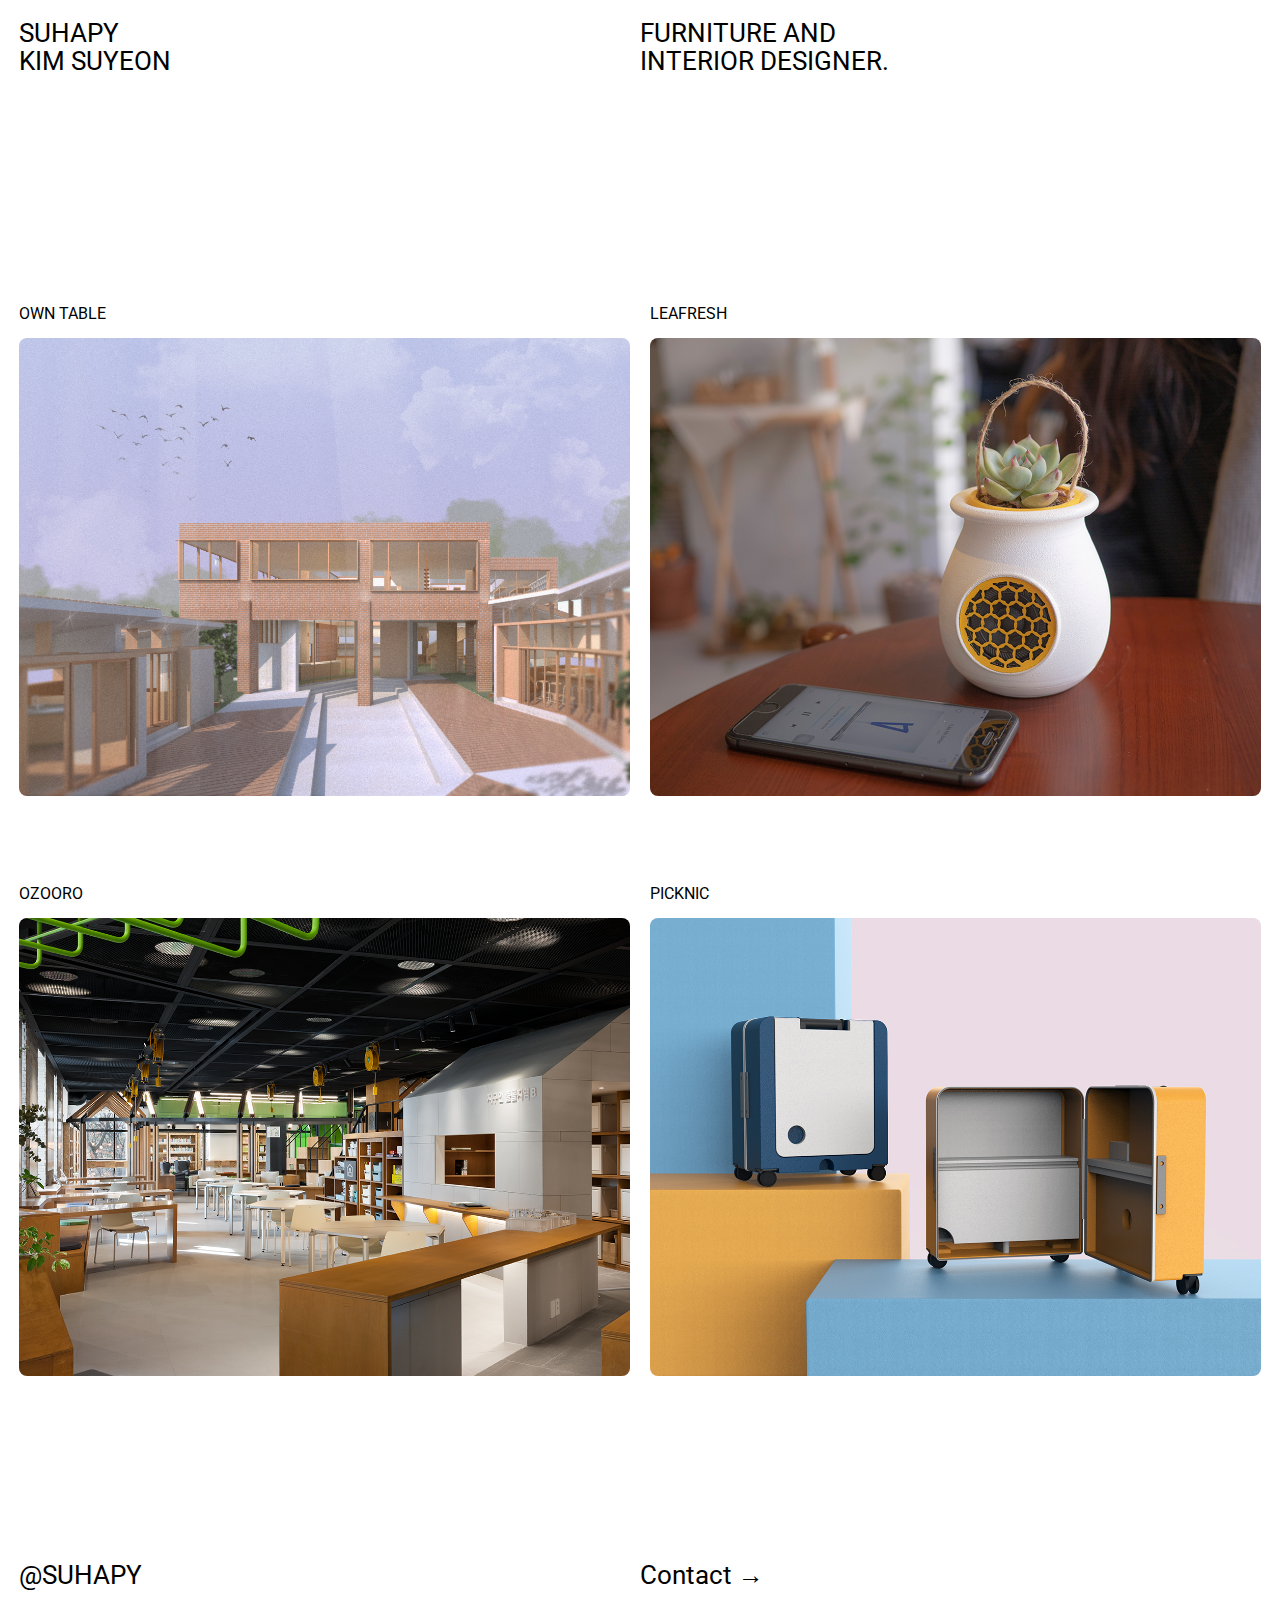
<file: portfolio/index.html>
<!DOCTYPE html>
<html lang="en">
  <head>
    <meta charset="UTF-8" />
    <meta name="viewport" content="width=device-width, initial-scale=1.0" />
    <title>suhapykimsu</title>
    <!--css-->
    <link rel="stylesheet" href="reset.css" />
    <link rel="stylesheet" href="style.css" />
    <!--googleFonts Roboto-->
    <link rel="preconnect" href="https://fonts.gstatic.com" />
    <link
      href="https://fonts.googleapis.com/css2?family=Roboto&display=swap"
      rel="stylesheet"
    />
  </head>
  <body>
    <header>
      <div class="mainName">
        <h1><a href="#">SUHAPY</a></h1>
        <h1><a href="#">KIM SUYEON</a></h1>
      </div>
      <div class="subName">
        <h1>FURNITURE AND</h1>
        <h1>INTERIOR DESIGNER.</h1>
      </div>
    </header>
    <br />
    <br />
    <br />
    <br />
    <br />
    <br />
    <br />
    <br />
    <br />
    <br />
    <br />
    <br />
    <main>
      <div class="mainContents">
        <div class="content">
          <p class="title">OWN TABLE</p>
          <br />
          <div class="img">
            <a href="projectown.html"
              ><img src="img/mainOwntable.png" alt=""
            /></a>
          </div>
          <br />
          <br />
          <br />
        </div>
        <div class="content">
          <p class="title">LEAFRESH</p>
          <br />
          <div class="img">
            <a href="projectleaf.html"
              ><img src="img/mainLeafresh.png" alt=""
            /></a>
          </div>
          <br />
          <br />
          <br />
        </div>
      </div>
      <div class="mainContents">
        <div class="content">
          <p class="title">OZOORO</p>
          <br />
          <div class="img">
            <a href="#"><img src="img/mainOzooro.png" alt="" /></a>
          </div>
          <br />
          <br />
          <br />
        </div>
        <div class="content">
          <p class="title">PICKNIC</p>
          <br />
          <div class="img">
            <a href="#"><img src="img/mainPicknic.jpg" alt="" /></a>
          </div>
          <br />
          <br />
          <br />
        </div>
      </div>
    </main>
    <br />
    <br />
    <br />
    <br />
    <br />
    <br />
    <footer>
      <div class="mainFooter">
        <h1><a href="https://www.instagram.com/suhapy/">@SUHAPY</a></h1>
      </div>
      <div class="subFooter">
        <h1><a href="contact.html">Contact →</a></h1>
      </div>
    </footer>
    <br />
    <br />
    <br />
  </body>
</html>
</file>
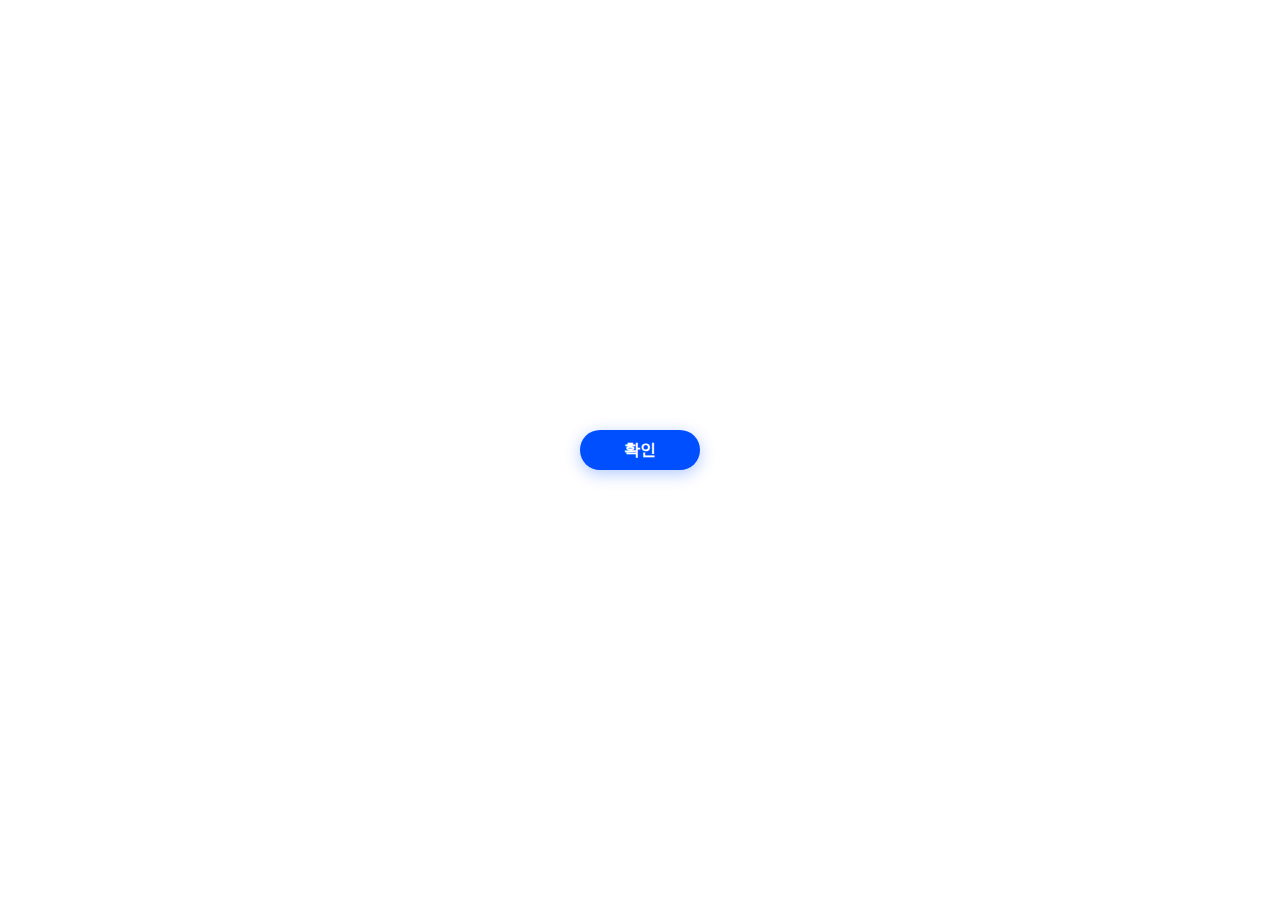
<file: 01button.html>
<!DOCTYPE html>
<html>
    <head>
        <meta charset = "utf-8">
        <title>css bitton 예제</title>
        <link rel="stylesheet" href="css/01style.css">
    </head>
    <body>
        <button>확인</button>
    </body>
</html>
</file>
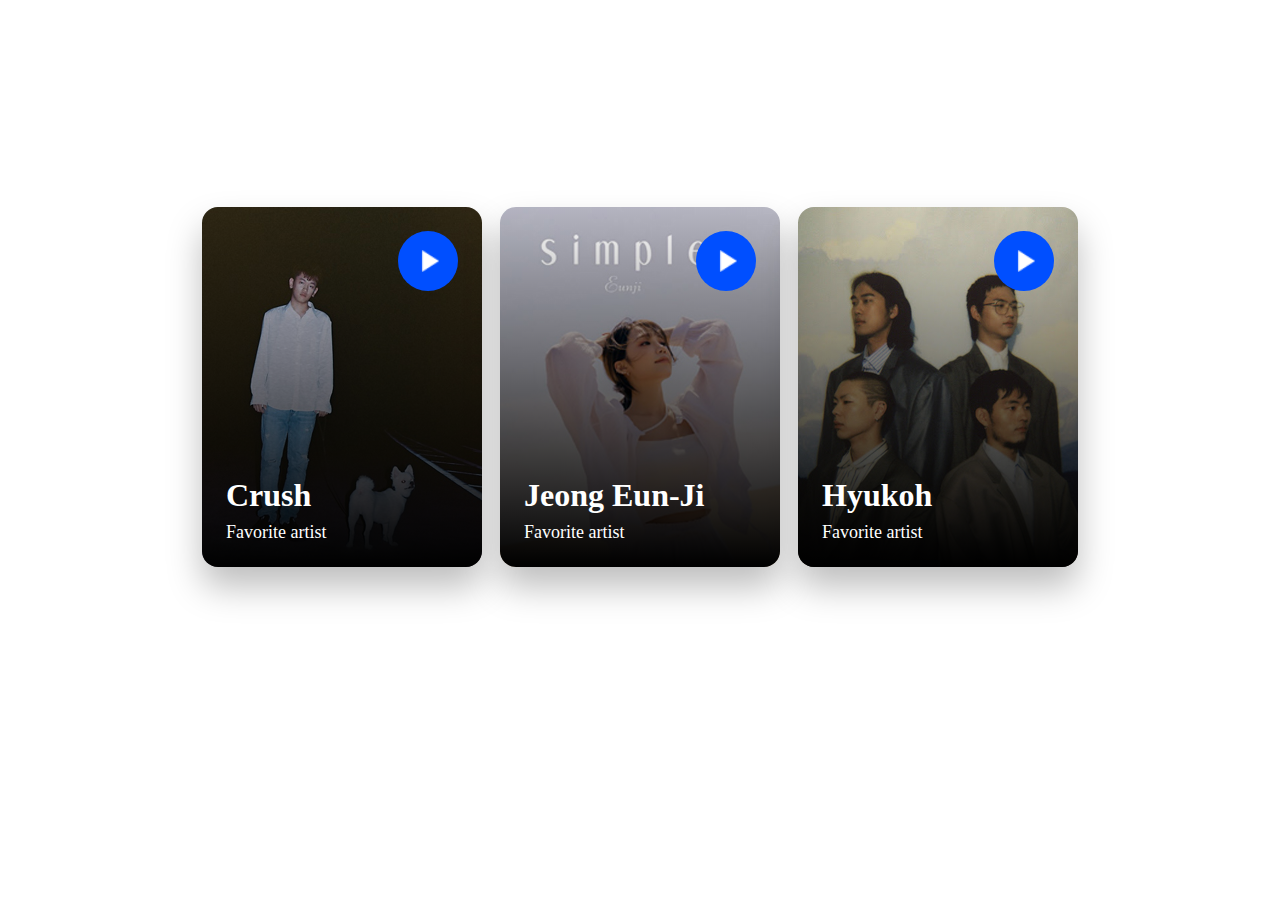
<file: 02class.html>
<!DOCTYPE html>
<html>
    <head>
        <meta charset="utf-8">
        <title>css class id 예제</title>
        <link rel = "stylesheet" href="css/02style.css">
    </head>
    <body>
        <div class="container">
            <div class="card-box">
                <div class="img-gradient"></div>
                <img src="img/sample-1.jpg" alt="sample-1">
                <div class="text-wrap">
                    <h1>Crush</h1>
                    <p>Favorite artist</p>
                </div>
                <div class="play-btn"></div>
            </div>
            <div class="card-box">
                <div class="img-gradient"></div>
                <img src="img/sample-2.jpg" alt="sample-2">
                <div class="text-wrap">
                    <h1>Jeong Eun-Ji</h1>
                    <p>Favorite artist</p>
                </div>
                <div class="play-btn"></div>
            </div>
            <div class="card-box">
                <div class="img-gradient"></div>
                <img src="img/sample-3.jpg" alt="sample-3">
                <div class="text-wrap">
                    <h1>Hyukoh</h1>
                    <p>Favorite artist</p>
                </div>
                <div class="play-btn"></div>
            </div>
        </div>
    </body>
</html>
</file>
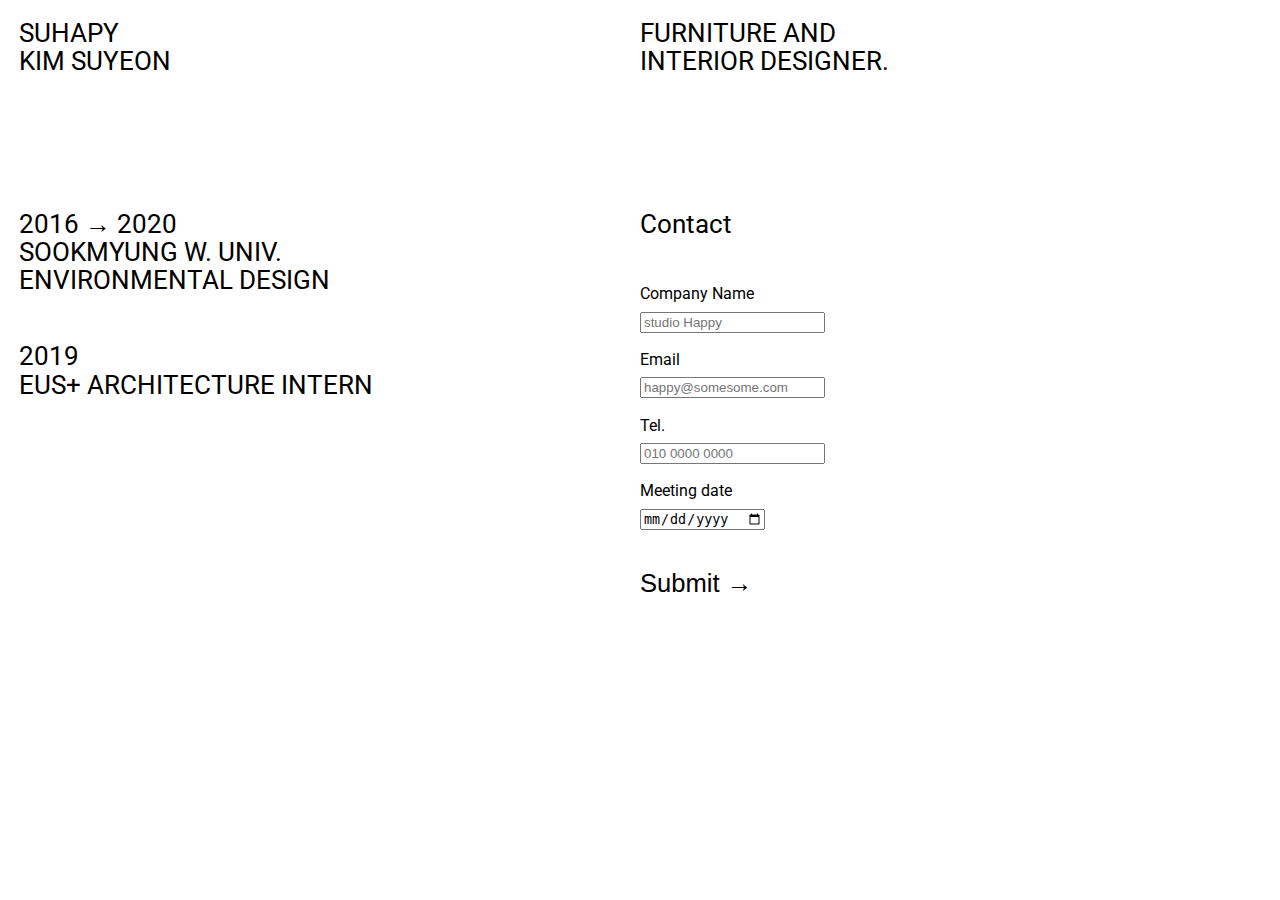
<file: portfolio/contact.html>
<!DOCTYPE html>
<html lang="en">
  <head>
    <meta charset="UTF-8" />
    <meta name="viewport" content="width=device-width, initial-scale=1.0" />
    <title>suhapykimsu</title>
    <!--css-->
    <link rel="stylesheet" href="reset.css" />
    <link rel="stylesheet" href="style.css" />
    <!--javascript-->
    <script>
      alert(
        "현재 웹사이트에 개시되어 있는 프로젝트는 김수연 학생이 진행한 프로젝트입니다. 무단 복제를 삼가해 주시길 바랍니다:-)\nⓒ2020 SUHAPY. All rights reserved."
      );
    </script>
    <!--googleFonts Roboto-->
    <link rel="preconnect" href="https://fonts.gstatic.com" />
    <link
      href="https://fonts.googleapis.com/css2?family=Roboto&display=swap"
      rel="stylesheet"
    />
  </head>
  <body>
    <header>
      <div class="mainName">
        <h1><a href="index.html">SUHAPY</a></h1>
        <h1><a href="index.html">KIM SUYEON</a></h1>
      </div>
      <div class="subName">
        <h1>FURNITURE AND</h1>
        <h1>INTERIOR DESIGNER.</h1>
      </div>
    </header>
    <br />
    <br />
    <br />
    <br />
    <br />
    <br />
    <main class="contactContents">
      <div class="myInfo">
        <h1>2016 → 2020</h1>
        <h1>SOOKMYUNG W. UNIV.</h1>
        <h1>ENVIRONMENTAL DESIGN</h1>
        <br />
        <br />
        <br />
        <h1>2019</h1>
        <h1>EUS+ ARCHITECTURE INTERN</h1>
        <br />
        <br />
        <br />
        <br />
        <br />
        <br />
      </div>
      <div class="contactFill">
        <h1>Contact</h1>
        <br />
        <br />
        <br />
        <form action="">
          <ul>
            <li>
              <div class="fill"><label for="com">Company Name</label></div>
              <input id="com" type="text" placeholder="studio Happy" />
            </li>
            <li>
              <div class="fill"><label for="email">Email</label></div>
              <input id="email" type="text" placeholder="happy@somesome.com" />
            </li>
            <li>
              <div class="fill"><label for="tel">Tel.</label></div>
              <input id="tel" type="text" placeholder="010 0000 0000" />
            </li>
            <li>
              <div class="fill"><label for="date">Meeting date</label></div>
              <input id="date" type="date" />
            </li>
          </ul>
          <button type="reset">Submit →</button>
        </form>
      </div>
    </main>
    <br />
    <br />
    <br />
  </body>
</html>
</file>
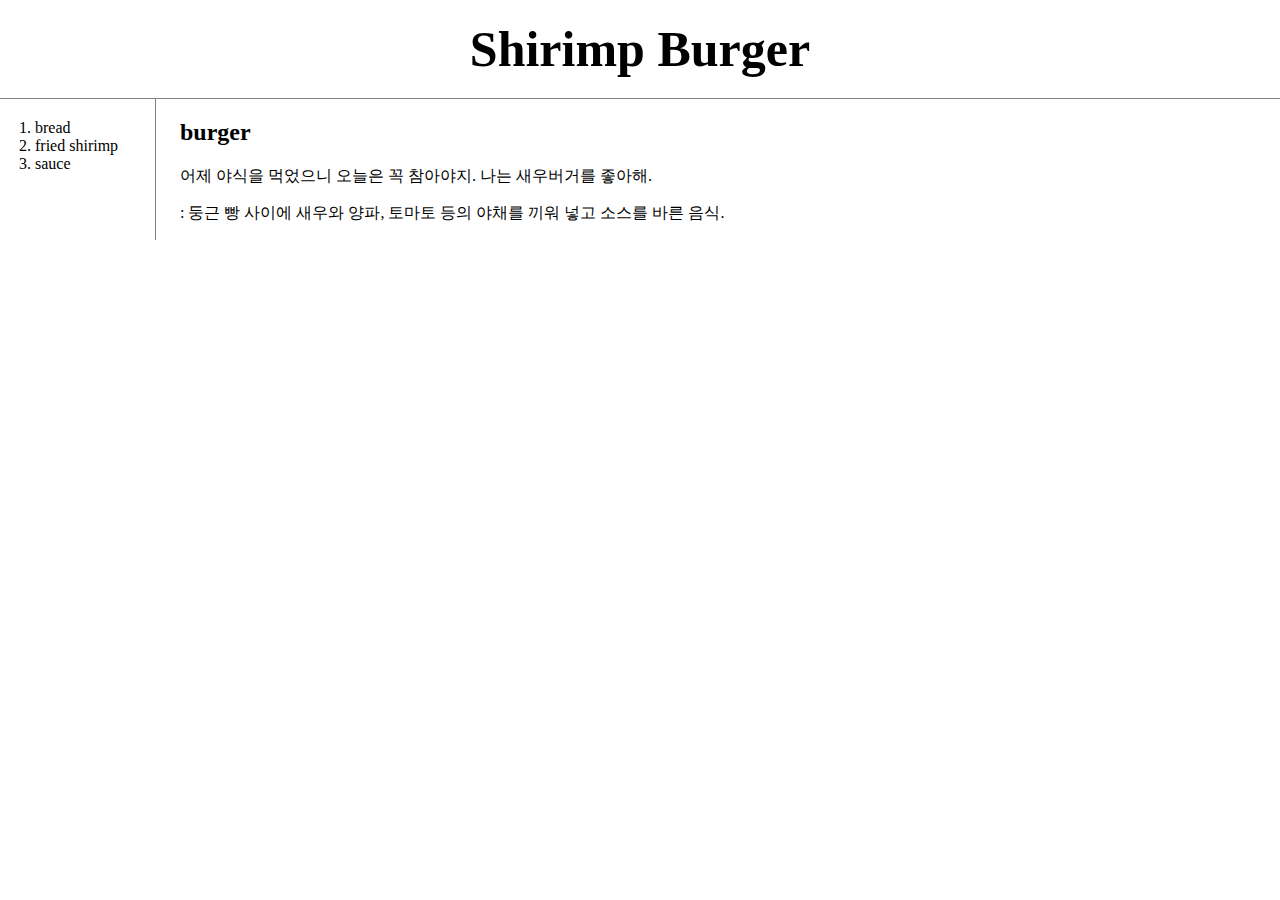
<file: practice/00shirimpburger.html>
<!doctype html>
<html>
<head>
<title>shirimp burger</title>
<meta charset="utf-8">
<link rel="stylesheet" href="style.css">
</head>
<body>
    <h1>Shirimp Burger</h1>
<div id="grid">
    <ol>
        <li><a href="01bread.html">bread</a></li>
        <li>fried shirimp</li>
        <li>sauce</li>
    </ol>
    <div id="article">
    <h2>burger</h2>
    <p>어제 야식을 먹었으니 오늘은 꼭 참아야지.
     나는 <a href="https://www.google.com/search?q=%EC%A0%9C%EC%8A%A4%ED%8B%B0%EC%82%B4%EB%A3%AC+%EC%83%88%EC%9A%B0%EB%B2%84%EA%B1%B0&tbm
     =isch&ved=2ahUKEwiLnZiKsb_rAhUNHKYKHdpHDs4Q2-cCegQIABAA&oq=%EC%A0%9C%EC%8A%A4%ED%8B%B0%EC%82%B4%EB%A3%AC&gs_lcp=CgNpbWcQARgBMgIIADIECAAQGDIECAAQGDIECAAQGDIECAAQGDoGCAAQBRAeOgUIABCxA1DXDFi-MmD1PmgDcAB4BYABygGIAaQUkgEGMC4xNC4xmAEAoAEBqgELZ3dzLXdpei1pbWewAQDAAQE&sclient=img&ei=sb9JX8uALo24mAXaj7nwDA&bih=827&biw=706"
     target="blank">
     새우버거</a>를 좋아해.</p>
     <p>: 둥근 빵 사이에 새우와 양파, 토마토 등의 야채를 끼워 넣고 소스를 바른 음식.
    </p>
<!--꿀키새우버거영상
    <iframe width="560" height="315" src="https://www.youtube.com/embed/mXoWIesRfrM"
    frameborder="0"
    allow="accelerometer; autoplay; encrypted-media; gyroscope; picture-in-picture" allowfullscreen>
    </iframe>
-->
    </div>
</div>
</body>
</html>
</file>
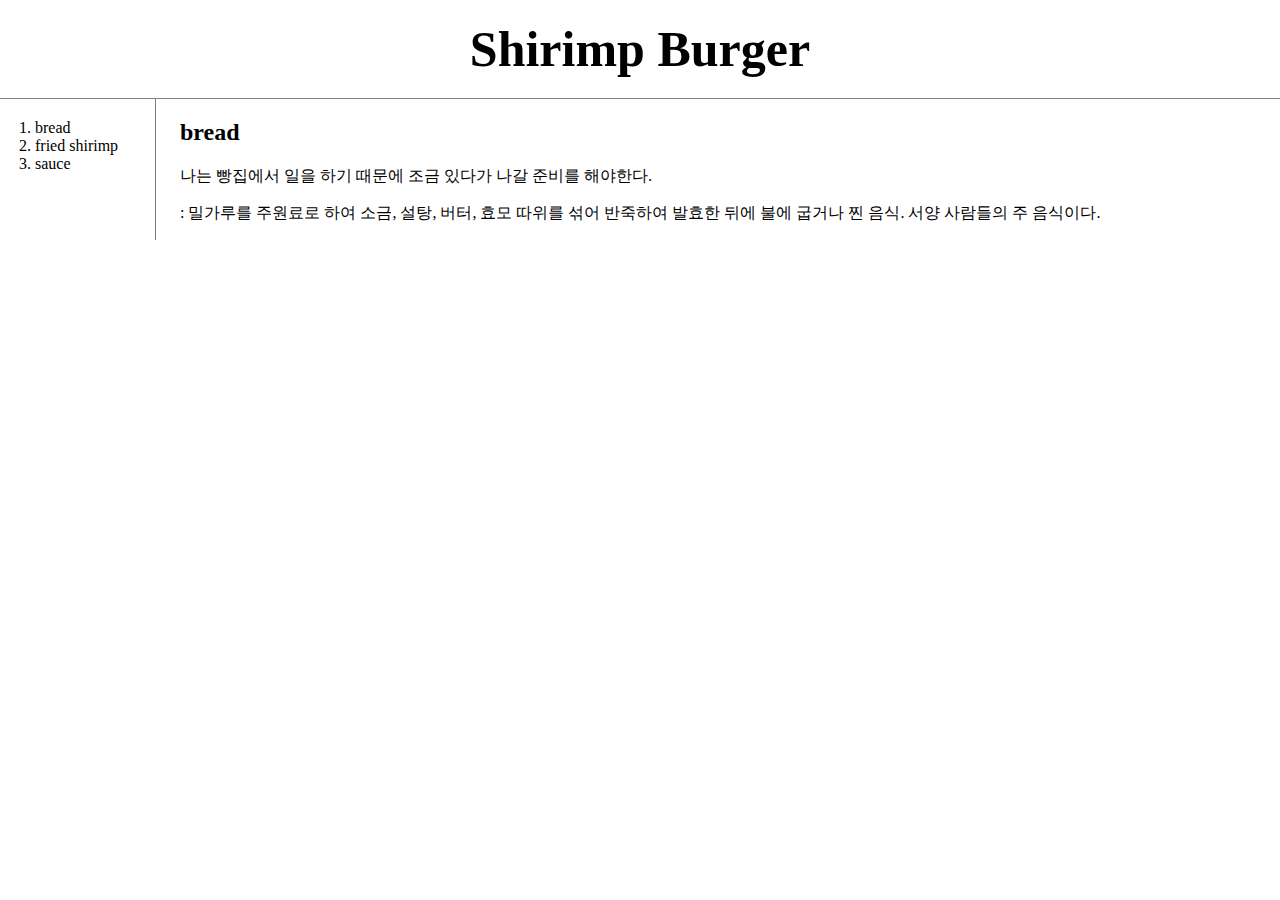
<file: practice/01bread.html>
<!doctype html>
<html>
<head>
    <title>shirimp burger</title>
    <meta charset="utf-8">
    <link rel="stylesheet" href="style.css">
</head>
<body>
        <h1><a href="00shirimpburger.html"> Shirimp Burger</a></h1>
    <div id="grid">
        <ol>
            <li>bread</li>
            <li>fried shirimp</li>
            <li>sauce</li>
        </ol>
        <div id="article">
            <h2>bread</h2>
            <p>나는 빵집에서 일을 하기 때문에 조금 있다가 나갈 준비를 해야한다.</p>
            <p>: <a href="https://ko.dict.naver.com/#/search?query=%EB%B0%80%EA%B0%80%EB%A3%A8" target="blank">
                    밀가루</a>를 주원료로 하여 소금, 설탕, 버터, 효모 따위를 섞어 반죽하여 발효한 뒤에 불에 굽거나 찐 음식. 서양 사람들의 주 음식이다.
            </p>
        </div>
    </div>
</body>
</html>
</file>
<file: portfolio/style.css>
:root {
  --padding: 1.2rem;
  --smallPadding: 0.6rem;
  --fontLarge: 1.6rem;
  --fontMedium: 1.2rem;
  --fontSmall: 1rem;
}

body {
  font-family: "Roboto", sans-serif;
}

a {
  text-decoration: none;
  color: black;
}

h1 {
  font-size: var(--fontLarge);
  line-height: 110%;
}

header {
  padding: var(--padding);
  display: flex;
}

.mainName {
  flex-basis: 50%;
}

.subName {
  flex-basis: 50%;
}

.mainContents {
  padding: var(--smallPadding);
  display: flex;
}

.content {
  padding: var(--smallPadding);
  flex-basis: 50%;
}

.content .title {
  font-size: var(--fontSmall);
}

.img img {
  width: 100%;
  height: auto;
  border-radius: 0.5rem;
}

.img :hover {
  transform: scale(0.95);
  transition: 0.5s;
}

footer {
  padding: var(--padding);
  display: flex;
}

.mainFooter {
  flex-basis: 50%;
}

.subFooter {
  flex-basis: 50%;
}

/*project html*/

.projectContents {
  padding: var(--padding);
}

.projectIntro {
  display: flex;
}

.projectName {
  flex-basis: 50%;
  font-size: var(--fontMedium);
  font-weight: bold;
}

.projectInfo {
  flex-basis: 50%;
  font-size: var(--fontMedium);
  line-height: 130%;
}

.projectVideo {
  text-align: center;
}

.projectVideo video {
  width: 100%;
  height: 100%;
}

.projectImg img {
  width: 100%;
  height: auto;
}

.imgIntro {
  display: flex;
}

.imgName {
  flex-basis: 50%;
  font-size: var(--fontMedium);
}

.imgInfo {
  flex-basis: 50%;
  font-size: var(--fontSmall);
  line-height: 130%;
  color: gray;
}

/*contact html*/

.contactContents {
  padding: var(--padding);
  display: flex;
}

.myInfo,
.contactFill {
  flex-basis: 50%;
}

.fill {
  padding-bottom: var(--smallPadding);
}

ul {
  padding-bottom: var(--padding);
}

li {
  padding-bottom: var(--padding);
}

button {
  font-size: var(--fontLarge);
  background-color: rgba(0, 0, 0, 0);
  border: none;
  padding: 0;
}

/*반응형*/
@media screen and (max-width: 768px) {
  header {
    padding: var(--smallPadding);
  }

  .mainContents {
    flex-direction: column;
    padding: calc(var(--smallPadding) / 2);
  }

  .content {
    padding: calc(var(--smallPadding) / 2);
  }

  footer {
    padding: var(--smallPadding);
  }

  .projectContents {
    padding: var(--smallPadding);
  }

  .projectIntro {
    flex-direction: column;
  }

  .projectName {
    padding-bottom: var(--padding);
  }

  .imgIntro {
    flex-direction: column;
  }

  .imgName {
    padding-bottom: var(--padding);
  }

  .contactContents {
    flex-direction: column;
  }
}
</file>
<file: css/01style.css>
button{
    width: 120px;
    height: 40px;
    background-color: #004fff;
    outline-width: none;
    color: white;
    box-shadow: 0 4px 16px rgba(0, 79, 255, 0.3);
    font-size: 16px;
    font-weight: bold;
    border: none;
    border-radius: 20px;
    position: absolute;
    top: 50%;
    left: 50%;
    transform: translate(-50%, -50%);
    transition: 0.3s;
}
button:focus{
    outline: 0;
}
button:hover{
    background-color: rgba(0, 79, 255, 0.9);
    cursor: pointer;
    box-shadow: 0 2px 4px rgba(0, 79, 255, 0.6);
}
</file>
<file: css/02style.css>
.container{
    text-align: center;
    margin-top: 200px;
}
.card-box{
    border-radius: 16px;
    overflow:hidden;
    width: 100%;
    max-width:280px;
    height: 360px;
    box-shadow: 0 20px 35px rgba(0, 0, 0, 0.26);
    position: relative;
    display: inline-block;
    margin: 7px;
}
.card-box:hover{
    transform: scale(0.95);
    transition: 0.5s;
}
.img-gradient{
    position: absolute;
    left: 0;
    top: 0;
    width: 100%;
    height: 100%;
    background: linear-gradient(rgba(0,0,0,0), rgba(0,0,0,1));
    z-index: 1;
}
.text-wrap{
    position: absolute;
    bottom: 0;
    padding: 24px;
    z-index: 2;
    text-align: left;
}
.text-wrap h1{
    color:#ffff;
    margin-bottom: 8px;
    font-weight: bold;
}
.text-wrap p{
    color: #ffff;
    font-size: 18px;
    line-height-step: 1.5;
    margin: 0;
}

.play-btn{
    width: 60px;
    height: 60px;
    position: absolute;
    top:24px;
    right:24px;
    background: #004fff url(../img/icon-play.png)
    no-repeat center;
    background-size:24px;
    z-index: 2;
    border-radius: 50%;
}
</file>
<file: practice/style.css>
body{
    margin:0;
}
a {
    color:black; text-decoration:none;
}
h1 {
    border-bottom: 1px solid gray;
    margin:0; padding:20px;
    font-size:50px; text-align:center;
}
ol{
    border-right:1px solid gray;
    width:100px;margin:0; padding:20px;
}
#grid{
    display:grid; grid-template-columns: 150px 1fr;
}
#article{
    padding-left:30px; padding-right: 30px;
}
#grid ol{
    padding-left: 35px;
}
@media(max-width:800px){
    #grid{
    display:block;
    }
    ol{
    border-right:none;
    }
    h1 {
    border-bottom: none;
} 
}
</file>
